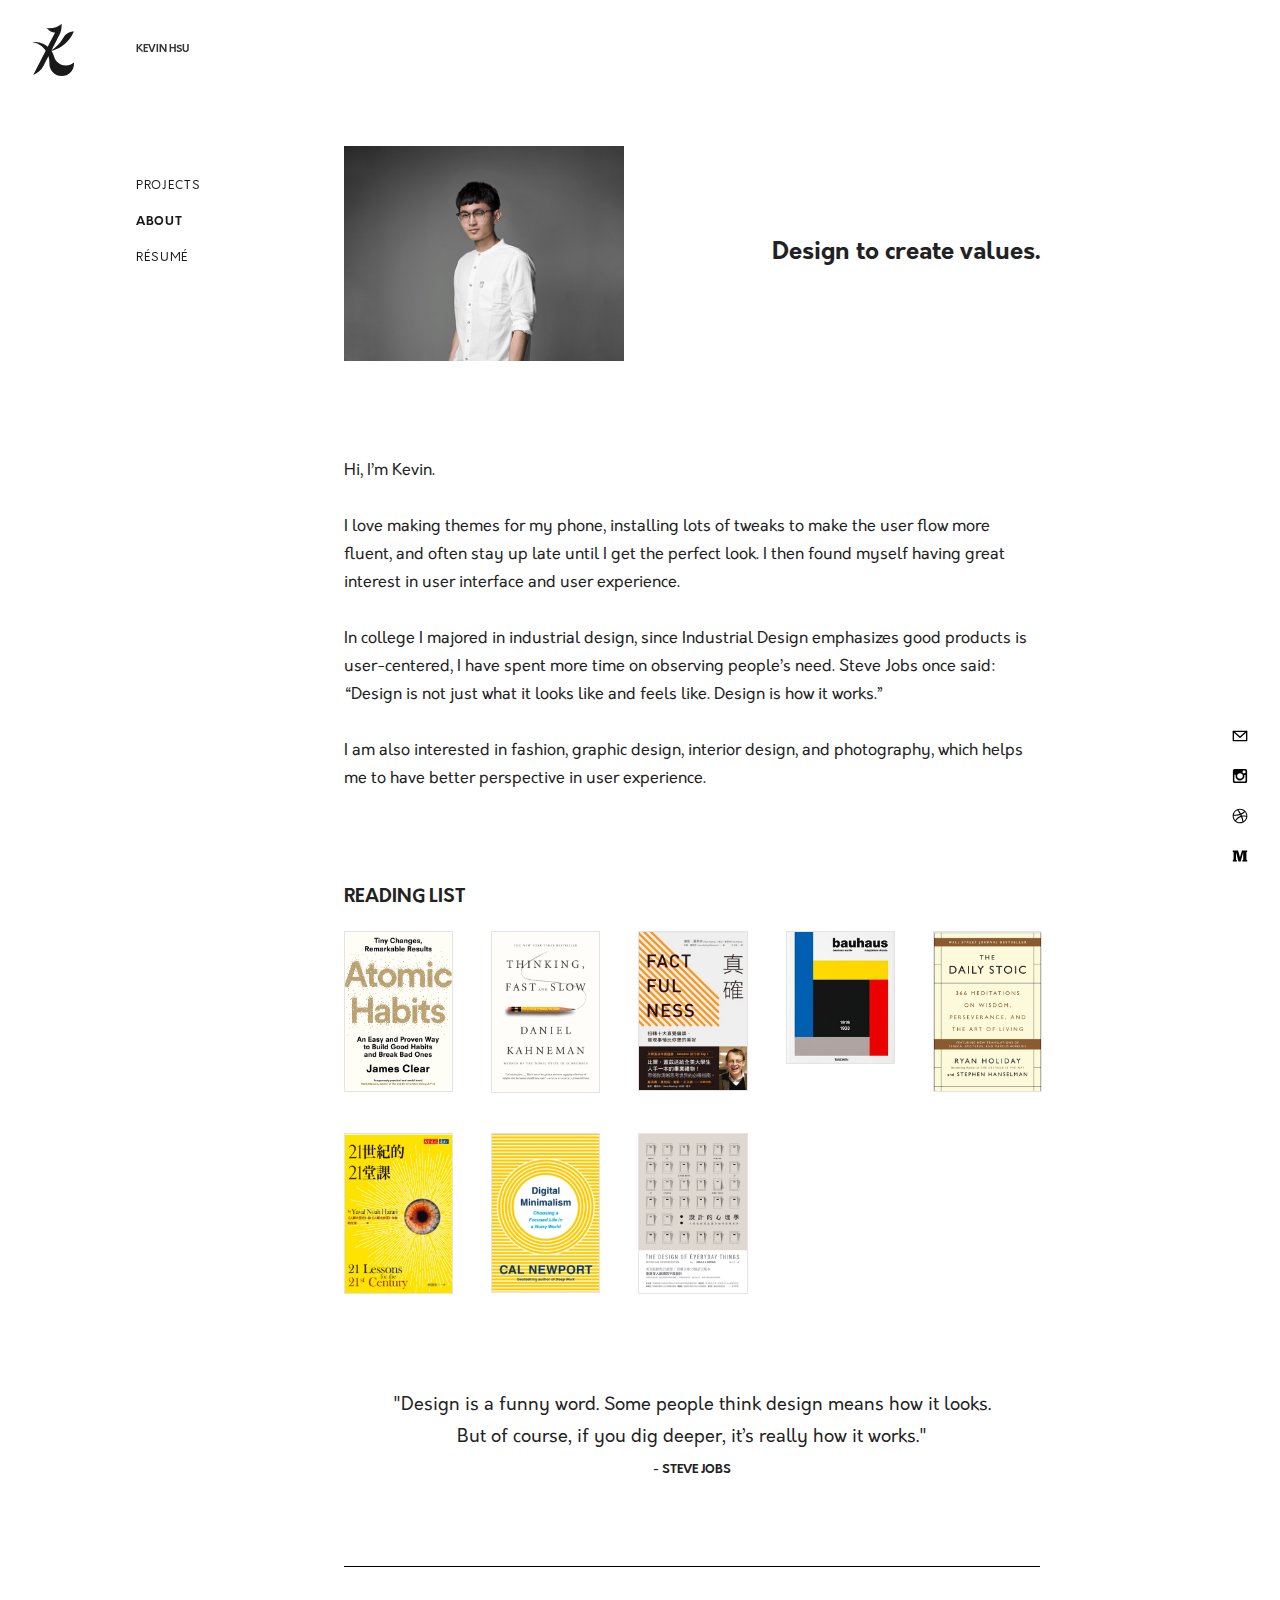
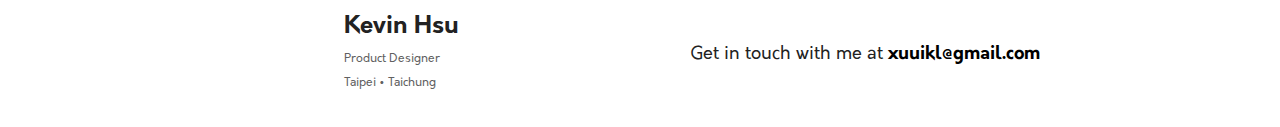
<file: About.html>
<!DOCTYPE html>
<html lang="en">
  <head>
    <meta charset="UTF-8" />
    <meta name="viewport" content="width=device-width, initial-scale=1.0" />
    <meta http-equiv="X-UA-Compatible" content="ie=edge" />
    <link rel="stylesheet" href="css/reset.css" />
    <link rel="stylesheet" href="css/about-style.css" />
    <link rel="stylesheet" href="Orkney Font/style.css" />

    <title>Kevin Hsu - Product Designer</title>
  </head>

  <body>
    <header class="banner">
      <a href="index.html" class="logo">
        <img src="imgs/Logo.svg" alt="" />
      </a>
      <div class="site-name">
        Kevin Hsu
      </div>
      <ul class="menu">
        <li><a href="index.html">projects</a></li>
        <li><a href="" class="is-active">about</a></li>
        <li><a href="Resume.html">résumé</a></li>
      </ul>
    </header>
    <div class="main">
      <section class="aboutme">
        <div class="intro">
          <div class="picture">
            <img src="imgs/portrait.png" alt="" />
          </div>
          <div class="content">
            <h2>Design to create values.</h2>
          </div>
          <div class="self-intro">
            <p>
              Hi, I’m Kevin.
              <br />
              <br />
              I love making themes for my phone, installing lots of tweaks to
              make the user flow more fluent, and often stay up late until I get
              the perfect look. I then found myself having great interest in
              user interface and user experience.
              <br />
              <br />
              In college I majored in industrial design, since Industrial Design
              emphasizes good products is user-centered, I have spent more time
              on observing people’s need. Steve Jobs once said: “Design is not
              just what it looks like and feels like. Design is how it works.”
              <br />
              <br />
              I am also interested in fashion, graphic design, interior design,
              and photography, which helps me to have better perspective in user
              experience.
            </p>
          </div>
        </div>

        <div class="books">
          <h3>Reading List</h3>
          <div class="picture">
            <img src="imgs/Book 1.png" alt="" />
            <img src="imgs/Book 2.png" alt="" />
            <img src="imgs/Book 3.png" alt="" />
            <img src="imgs/Book 4.png" alt="" />
            <img src="imgs/Book 5.png" alt="" />
            <img src="imgs/Book 6.png" alt="" />
            <img src="imgs/Book 7.png" alt="" />
            <img src="imgs/Book 8.png" alt="" />
          </div>
        </div>
        <div class="quote">
          <p>
            "Design is a funny word. Some people think design means how it
            looks. <br />
            But of course, if you dig deeper, it’s really how it works."
          </p>
          <p class="author">- Steve Jobs</p>
        </div>
      </section>
      <div id="divider" class="footer">
        <div class="info-rwd">
          <h3>Kevin Hsu</h3>
          <h5>
            Product Designer｜Taipei • Taichung
          </h5>
        </div>

        <div class="info-web">
          <h3>Kevin Hsu</h3>
          <h5>
            Product Designer <br />
            Taipei • Taichung
          </h5>
        </div>
        <div class="email">
          Get in touch with me at
          <a href="mailto:xuuikl@gmail.com">xuuikl@gmail.com</a>
        </div>
        <ul class="social-links">
          <li>
            <a href="mailto:xuuikl@gmail.com"
              ><img src="imgs/mail.svg" alt=""
            /></a>
          </li>
          <li>
            <a href="https://www.instagram.com/xuuikl/?hl=zh-tw"
              ><img src="imgs/instagram.svg" alt=""
            /></a>
          </li>
          <li>
            <a href="https://dribbble.com/xuuikl"
              ><img src="imgs/dribbble.svg" alt=""
            /></a>
          </li>
          <li>
            <a href="https://medium.com/@xuuikl"
              ><img src="imgs/medium.svg" alt=""
            /></a>
          </li>
        </ul>
      </div>
    </div>
  </body>
</html>
</file>
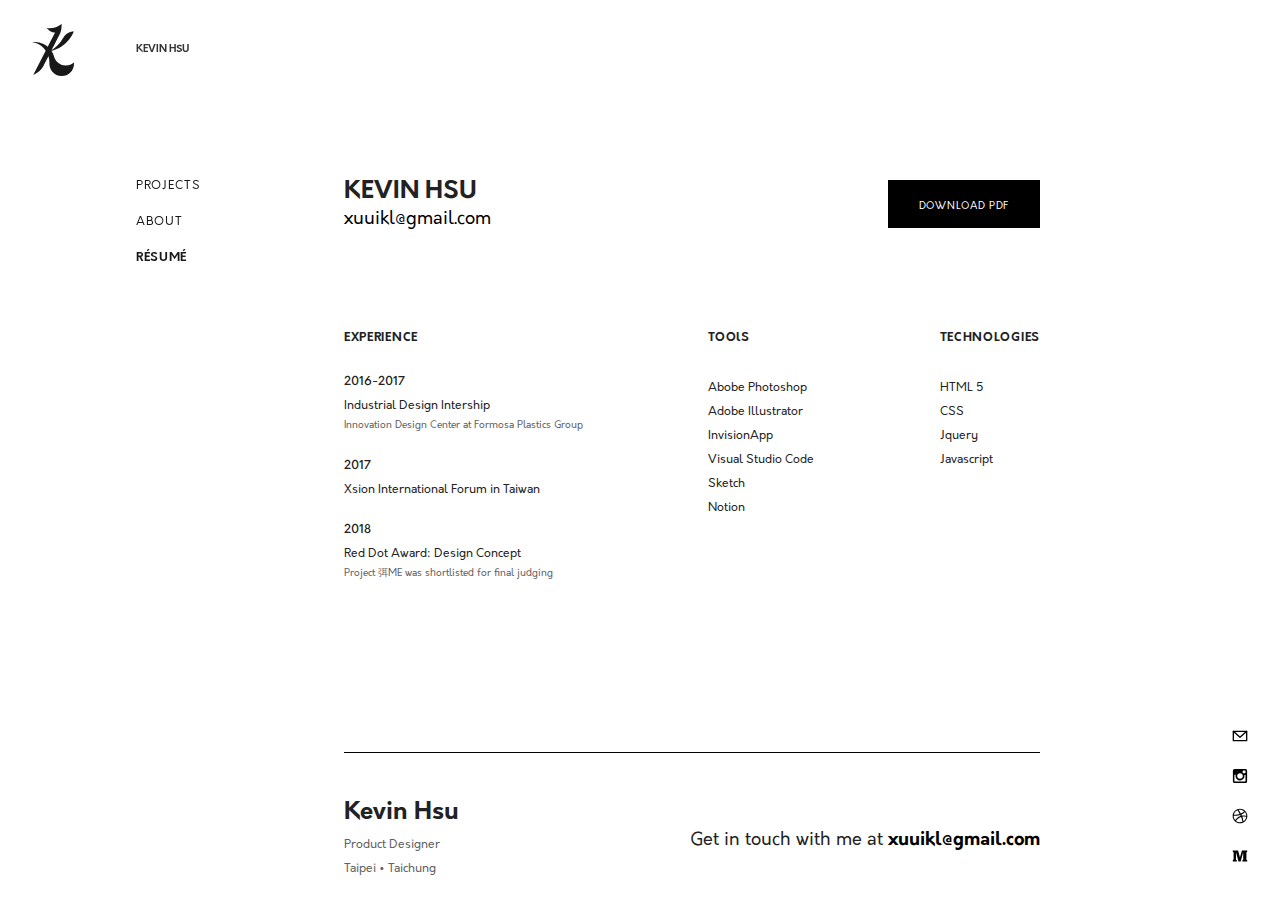
<file: Resume.html>
<!DOCTYPE html>
<html lang="en">

<head>
  <meta charset="UTF-8" />
  <meta name="viewport" content="width=device-width, initial-scale=1.0" />
  <meta http-equiv="X-UA-Compatible" content="ie=edge" />
  <link rel="stylesheet" href="css/reset.css" />
  <link rel="stylesheet" href="css/resume-style.css" />
  <link rel="stylesheet" href="Orkney Font/style.css" />

  <title>Kevin Hsu - Product Designer</title>
</head>

<body>
  <header class="banner">
    <a href="index.html" class="logo">
      <img src="imgs/Logo.svg" alt="" />
    </a>
    <div class="site-name">
      Kevin Hsu
    </div>
    <ul class="menu">
      <li><a href="index.html">projects</a></li>
      <li><a href="About.html">about</a></li>
      <li><a href="" class="is-active">résumé</a></li>
    </ul>
  </header>
  <div class="main">
    <section class="resume">
      <div class="title-bg">
        <p>
          <span class="myname">KEVIN HSU</span> <br />
          <span class="yimzor"><a href="mailto:xuuikl@gmail.com">xuuikl@gmail.com</a></span>
        </p>
        <a href="" class="btn">DOWNLOAD PDF</a>
      </div>
      <div class="skillset">
        <div class="experience">
          <div class="title-s">EXPERIENCE</div>
          <div class="content-s">
            <p>
              <div class="year">2016-2017</div>
              <span class="title-xs">Industrial Design Intership</span><br>
              <span class="subtitle">Innovation Design Center at Formosa Plastics Group</span><br>

              <div class="year">2017</div>
              <span class="title-xs">Xsion International Forum in Taiwan</span><br>

              <div class="year">2018</div>
              <span class="title-xs">Red Dot Award: Design Concept</span><br>
              <span class="subtitle">Project 弭ME was shortlisted for final judging</span>
            </p>
          </div>
        </div>
        <div class="tools">
          <div class="title-s">TOOlS</div>
          <div class="content-s">
            <p>
              <span>Abobe Photoshop</span><br>
              <span>Adobe Illustrator</span><br>
              <span>InvisionApp</span><br>
              <span>Visual Studio Code</span><br>
              <span>Sketch</span><br>
              <span>Notion</span><br>
            </p>
          </div>
        </div>
        <div class="tech">
          <div class="title-s">TECHNOLOGIES</div>
          <div class="content-s">
            <p>
              <span>HTML 5</span><br>
              <span>CSS</span><br>
              <span>Jquery</span><br>
              <span>Javascript</span><br>

            </p>
          </div>
        </div>
      </div>
    </section>
    <div id="divider" class="footer">
      <div class="info-rwd">
        <h3>Kevin Hsu</h3>
        <h5>
          Product Designer｜Taipei • Taichung
        </h5>
      </div>

      <div class="info-web">
        <h3>Kevin Hsu</h3>
        <h5>
          Product Designer <br />
          Taipei • Taichung
        </h5>
      </div>
      <div class="email">
        Get in touch with me at
        <a href="mailto:xuuikl@gmail.com">xuuikl@gmail.com</a>
      </div>
      <ul class="social-links">
        <li>
          <a href="mailto:xuuikl@gmail.com"
            ><img src="imgs/mail.svg" alt=""
          /></a>
        </li>
        <li>
          <a href="https://www.instagram.com/xuuikl/?hl=zh-tw"
            ><img src="imgs/instagram.svg" alt=""
          /></a>
        </li>
        <li>
          <a href="https://dribbble.com/xuuikl"
            ><img src="imgs/dribbble.svg" alt=""
          /></a>
        </li>
        <li>
          <a href="https://medium.com/@xuuikl"
            ><img src="imgs/medium.svg" alt=""
          /></a>
        </li>
      </ul>
    </div>
  </div>
</body>

</html>
</file>
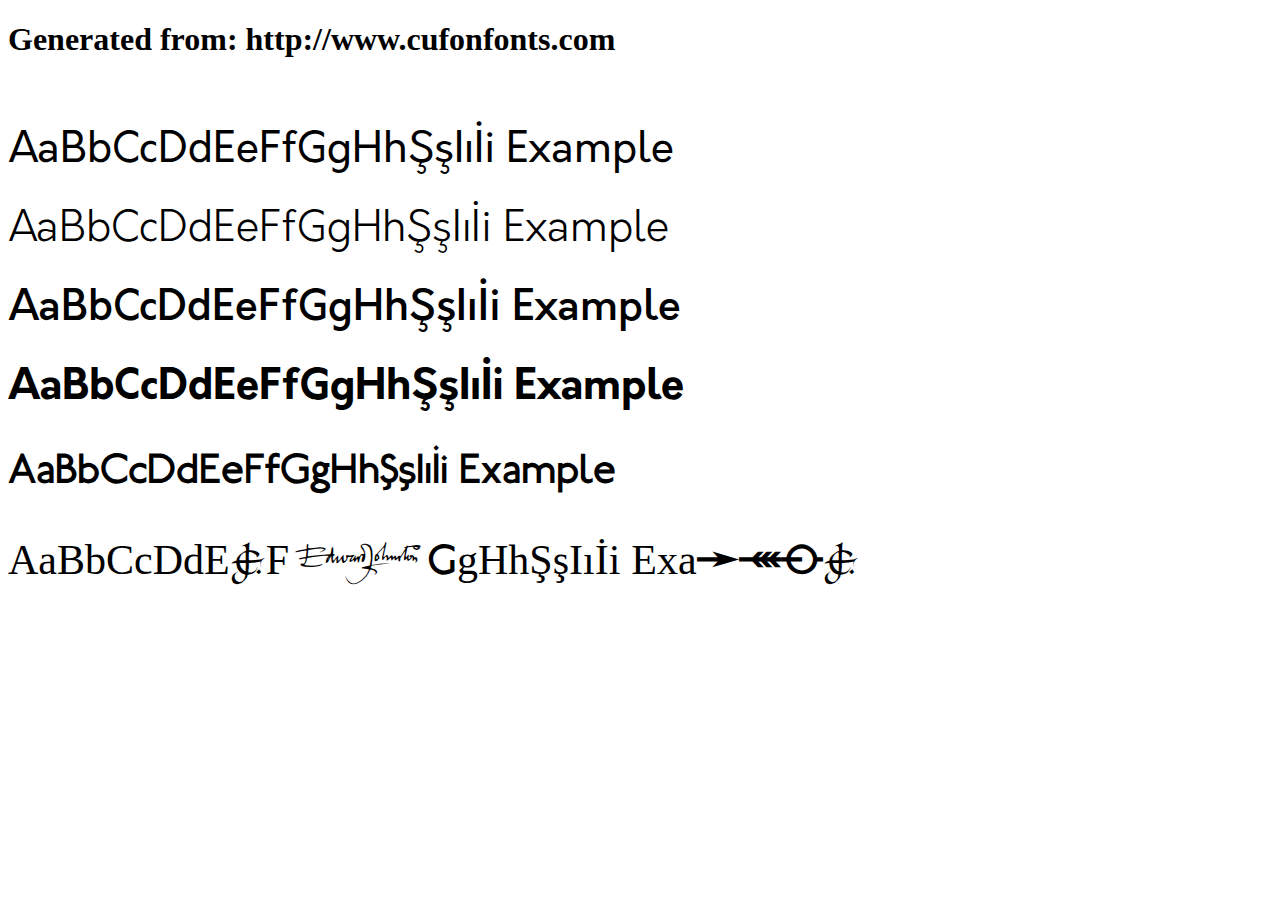
<file: Orkney Font/example.html>
<!DOCTYPE html>
<html xmlns="http://www.w3.org/1999/xhtml">
<head>
    <meta http-equiv="Content-Type" content="text/html; charset=utf-8"/>
    <link rel="stylesheet" type="text/css"
          href="style.css"/>
</head>

<body>

<h1>Generated from: http://www.cufonfonts.com</h1><br/>
<h1 style="font-family:'Orkney Regular';font-weight:normal;font-size:42px">AaBbCcDdEeFfGgHhŞşIıİi Example</h1>
<h1 style="font-family:'Orkney Light';font-weight:normal;font-size:42px">AaBbCcDdEeFfGgHhŞşIıİi Example</h1>
<h1 style="font-family:'Orkney Medium';font-weight:normal;font-size:42px">AaBbCcDdEeFfGgHhŞşIıİi Example</h1>
<h1 style="font-family:'Orkney Bold';font-weight:normal;font-size:42px">AaBbCcDdEeFfGgHhŞşIıİi Example</h1>
<h1 style="font-family:'Railway Regular';font-weight:normal;font-size:42px">AaBbCcDdEeFfGgHhŞşIıİi Example</h1>
<h1 style="font-family:'Railway RegularAlternate';font-weight:normal;font-size:42px">AaBbCcDdEeFfGgHhŞşIıİi Example</h1>


</body>
</html>
</file>
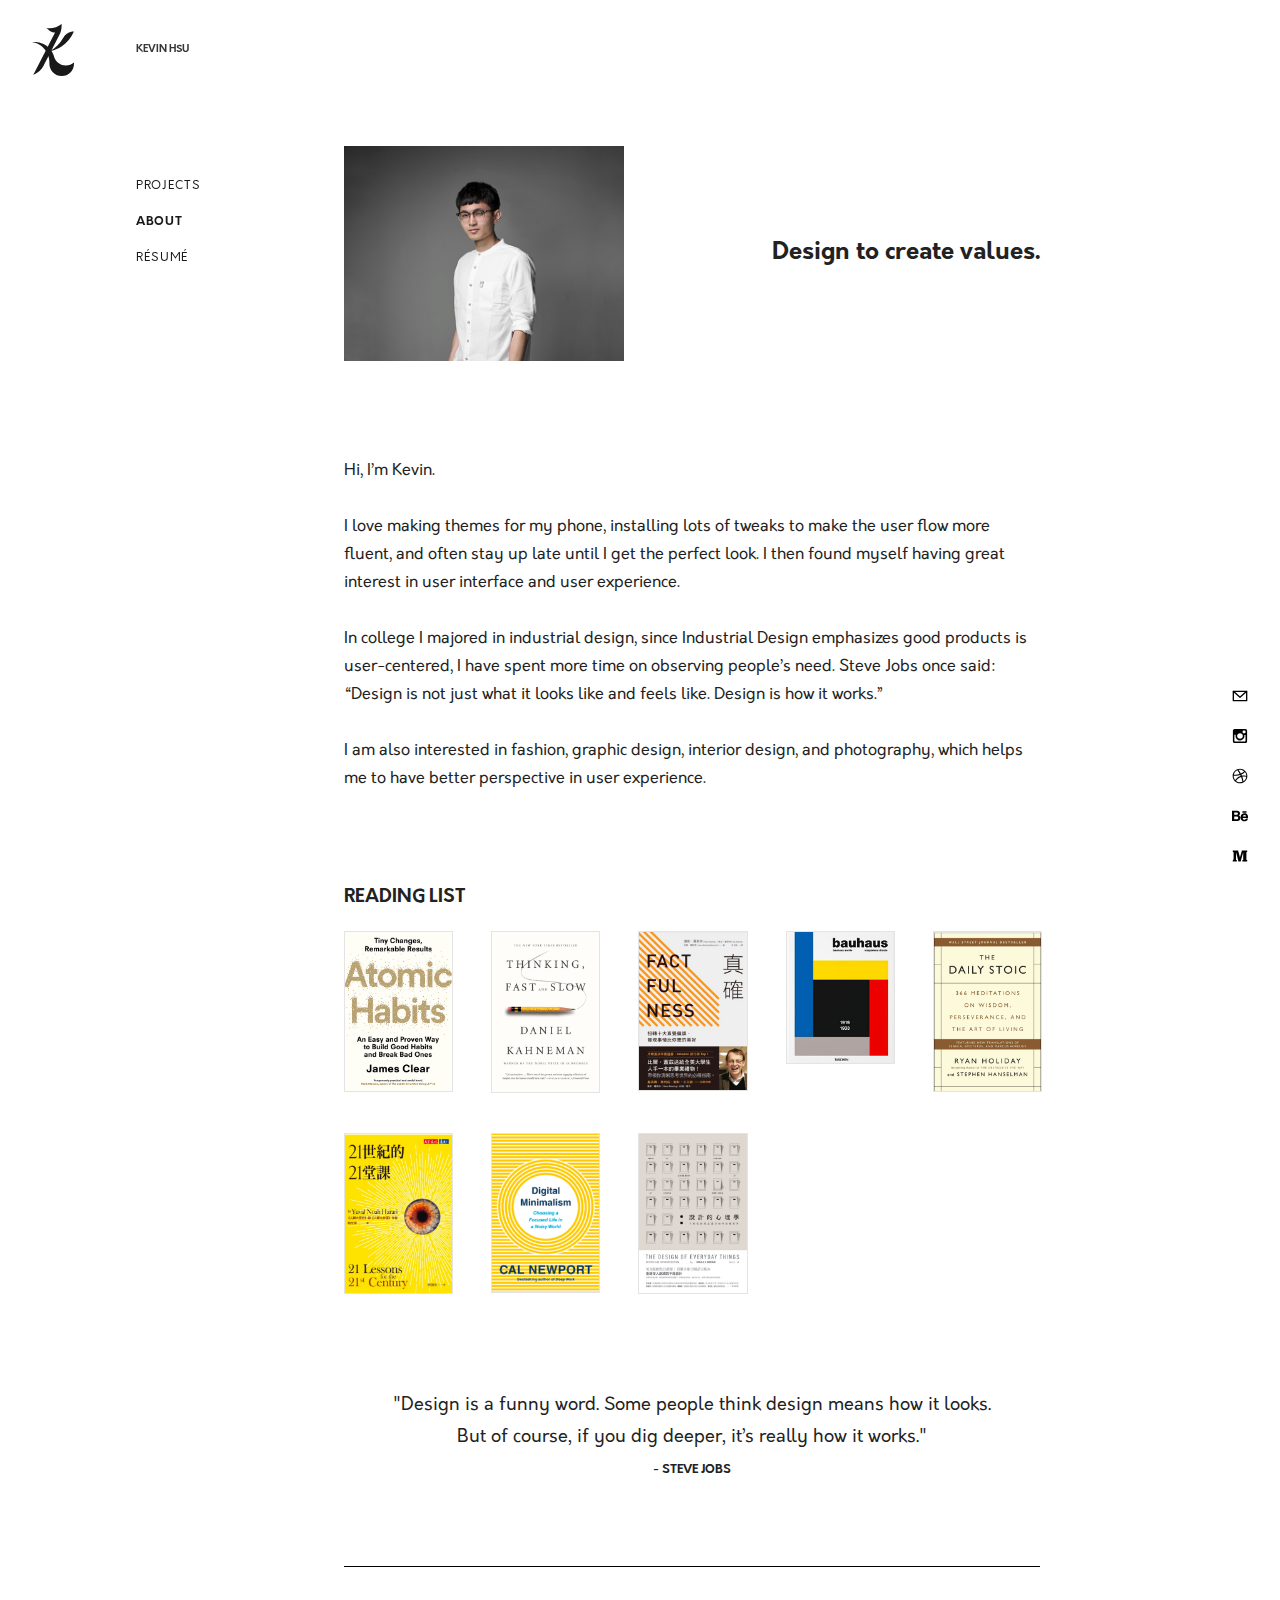
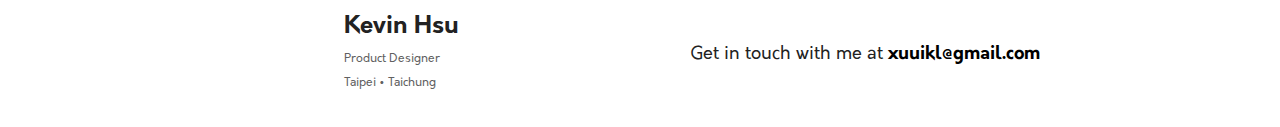
<file: Web/02_About.html>
<!DOCTYPE html>
<html lang="en">
  <head>
    <meta charset="UTF-8" />
    <meta name="viewport" content="width=device-width, initial-scale=1.0" />
    <meta http-equiv="X-UA-Compatible" content="ie=edge" />
    <link rel="stylesheet" href="css/reset.css" />
    <link rel="stylesheet" href="css/about-style.css" />
    <link rel="stylesheet" href="Orkney Font/style.css" />

    <title>Kevin Hsu - Product Designer</title>
  </head>

  <body>
    <header class="banner">
      <a href="index.html" class="logo">
        <img src="imgs/Logo.svg" alt="" />
      </a>
      <div class="site-name">
        Kevin Hsu
      </div>
      <ul class="menu">
        <li><a href="index.html">projects</a></li>
        <li><a href="" class="is-active">about</a></li>
        <li><a href="03_Resume.html">résumé</a></li>
      </ul>
    </header>
    <div class="main">
      <section class="aboutme">
        <div class="intro">
          <div class="picture">
            <img src="imgs/portrait.png" alt="" />
          </div>
          <div class="content">
            <h2>Design to create values.</h2>
          </div>
          <div class="self-intro">
            <p>
              Hi, I’m Kevin.
              <br />
              <br />
              I love making themes for my phone, installing lots of tweaks to
              make the user flow more fluent, and often stay up late until I get
              the perfect look. I then found myself having great interest in
              user interface and user experience.
              <br />
              <br />
              In college I majored in industrial design, since Industrial Design
              emphasizes good products is user-centered, I have spent more time
              on observing people’s need. Steve Jobs once said: “Design is not
              just what it looks like and feels like. Design is how it works.”
              <br />
              <br />
              I am also interested in fashion, graphic design, interior design,
              and photography, which helps me to have better perspective in user
              experience.
            </p>
          </div>
        </div>

        <div class="books">
          <h3>Reading List</h3>
          <div class="picture">
            <img src="imgs/Book 1.png" alt="" />
            <img src="imgs/Book 2.png" alt="" />
            <img src="imgs/Book 3.png" alt="" />
            <img src="imgs/Book 4.png" alt="" />
            <img src="imgs/Book 5.png" alt="" />
            <img src="imgs/Book 6.png" alt="" />
            <img src="imgs/Book 7.png" alt="" />
            <img src="imgs/Book 8.png" alt="" />
          </div>
        </div>
        <div class="quote">
          <p>
            "Design is a funny word. Some people think design means how it
            looks. <br />
            But of course, if you dig deeper, it’s really how it works."
          </p>
          <p class="author">- Steve Jobs</p>
        </div>
      </section>
      <div id="divider" class="footer">
        <div class="info-rwd">
          <h3>Kevin Hsu</h3>
          <h5>
            Product Designer｜Taipei • Taichung
          </h5>
        </div>

        <div class="info-web">
          <h3>Kevin Hsu</h3>
          <h5>
            Product Designer <br />
            Taipei • Taichung
          </h5>
        </div>
        <div class="email">
          Get in touch with me at
          <a href="mailto:xuuikl@gmail.com">xuuikl@gmail.com</a>
        </div>
        <ul class="social-links">
          <li>
            <a href="mailto:xuuikl@gmail.com"
              ><img src="imgs/mail.svg" alt=""
            /></a>
          </li>
          <li>
            <a href="https://www.instagram.com/xuuikl/?hl=zh-tw"
              ><img src="imgs/instagram.svg" alt=""
            /></a>
          </li>
          <li>
            <a href="https://dribbble.com/xuuikl"
              ><img src="imgs/dribbble.svg" alt=""
            /></a>
          </li>
          <li>
            <a href="https://www.behance.net/KevinHsu"
              ><img src="imgs/behance.svg" alt=""
            /></a>
          </li>
          <li>
            <a href="https://medium.com/@xuuikl"
              ><img src="imgs/medium.svg" alt=""
            /></a>
          </li>
        </ul>
      </div>
    </div>
  </body>
</html>
</file>
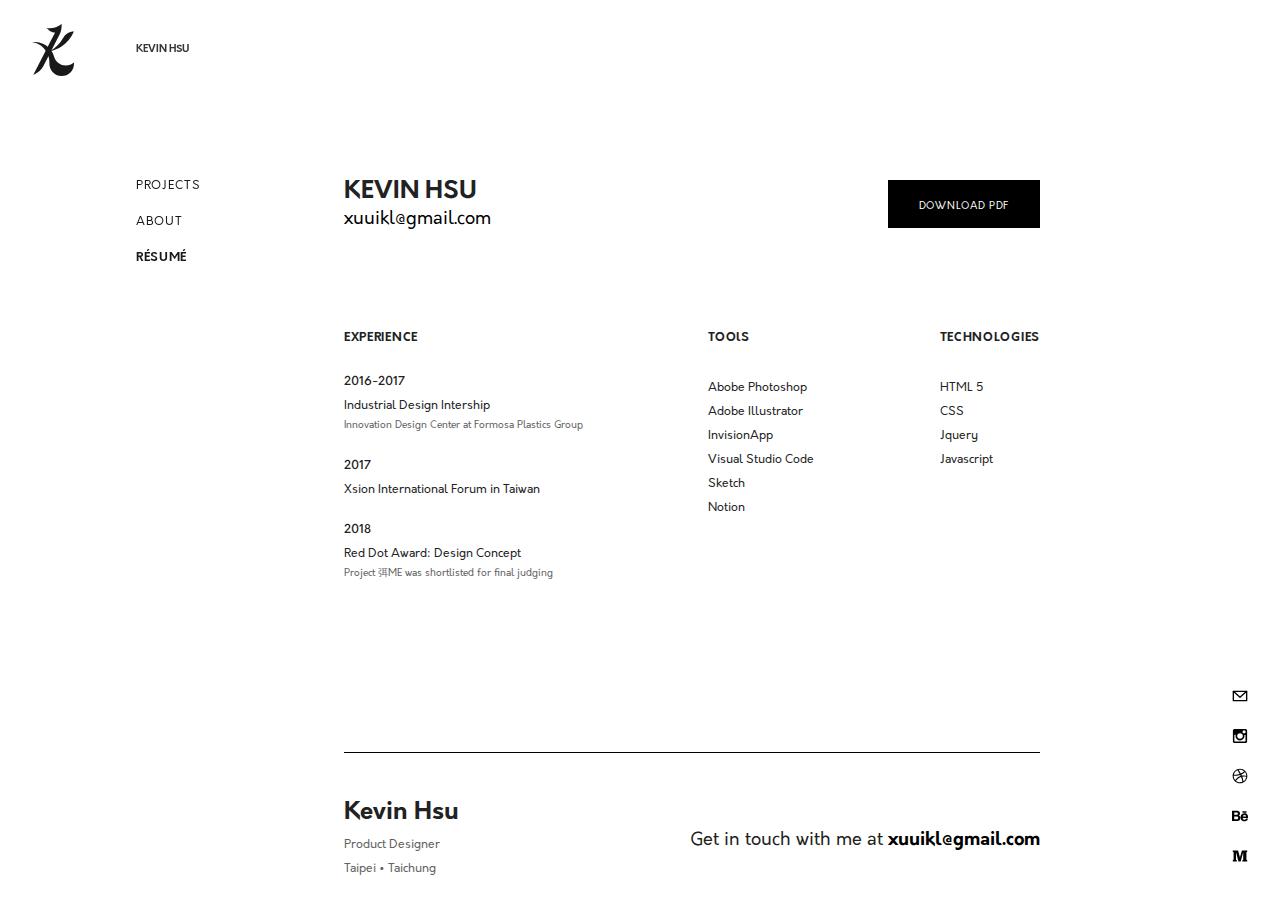
<file: Web/03_Resume.html>
<!DOCTYPE html>
<html lang="en">

<head>
  <meta charset="UTF-8" />
  <meta name="viewport" content="width=device-width, initial-scale=1.0" />
  <meta http-equiv="X-UA-Compatible" content="ie=edge" />
  <link rel="stylesheet" href="css/reset.css" />
  <link rel="stylesheet" href="css/resume-style.css" />
  <link rel="stylesheet" href="Orkney Font/style.css" />

  <title>Kevin Hsu - Product Designer</title>
</head>

<body>
  <header class="banner">
    <a href="index.html" class="logo">
      <img src="imgs/Logo.svg" alt="" />
    </a>
    <div class="site-name">
      Kevin Hsu
    </div>
    <ul class="menu">
      <li><a href="index.html">projects</a></li>
      <li><a href="02_About.html">about</a></li>
      <li><a href="" class="is-active">résumé</a></li>
    </ul>
  </header>
  <div class="main">
    <section class="resume">
      <div class="title-bg">
        <p>
          <span class="myname">KEVIN HSU</span> <br />
          <span class="yimzor"><a href="mailto:xuuikl@gmail.com">xuuikl@gmail.com</a></span>
        </p>
        <a href="" class="btn">DOWNLOAD PDF</a>
      </div>
      <div class="skillset">
        <div class="experience">
          <div class="title-s">EXPERIENCE</div>
          <div class="content-s">
            <p>
              <div class="year">2016-2017</div>
              <span class="title-xs">Industrial Design Intership</span><br>
              <span class="subtitle">Innovation Design Center at Formosa Plastics Group</span><br>

              <div class="year">2017</div>
              <span class="title-xs">Xsion International Forum in Taiwan</span><br>

              <div class="year">2018</div>
              <span class="title-xs">Red Dot Award: Design Concept</span><br>
              <span class="subtitle">Project 弭ME was shortlisted for final judging</span>
            </p>
          </div>
        </div>
        <div class="tools">
          <div class="title-s">TOOlS</div>
          <div class="content-s">
            <p>
              <span>Abobe Photoshop</span><br>
              <span>Adobe Illustrator</span><br>
              <span>InvisionApp</span><br>
              <span>Visual Studio Code</span><br>
              <span>Sketch</span><br>
              <span>Notion</span><br>
            </p>
          </div>
        </div>
        <div class="tech">
          <div class="title-s">TECHNOLOGIES</div>
          <div class="content-s">
            <p>
              <span>HTML 5</span><br>
              <span>CSS</span><br>
              <span>Jquery</span><br>
              <span>Javascript</span><br>

            </p>
          </div>
        </div>
      </div>
    </section>
    <div id="divider" class="footer">
      <div class="info-rwd">
        <h3>Kevin Hsu</h3>
        <h5>
          Product Designer｜Taipei • Taichung
        </h5>
      </div>

      <div class="info-web">
        <h3>Kevin Hsu</h3>
        <h5>
          Product Designer <br />
          Taipei • Taichung
        </h5>
      </div>
      <div class="email">
        Get in touch with me at
        <a href="mailto:xuuikl@gmail.com">xuuikl@gmail.com</a>
      </div>
      <ul class="social-links">
        <li>
          <a href="mailto:xuuikl@gmail.com"
            ><img src="imgs/mail.svg" alt=""
          /></a>
        </li>
        <li>
          <a href="https://www.instagram.com/xuuikl/?hl=zh-tw"
            ><img src="imgs/instagram.svg" alt=""
          /></a>
        </li>
        <li>
          <a href="https://dribbble.com/xuuikl"
            ><img src="imgs/dribbble.svg" alt=""
          /></a>
        </li>
        <li>
          <a href="https://www.behance.net/KevinHsu"
            ><img src="imgs/behance.svg" alt=""
          /></a>
        </li>
        <li>
          <a href="https://medium.com/@xuuikl"
            ><img src="imgs/medium.svg" alt=""
          /></a>
        </li>
      </ul>
    </div>
  </div>
</body>

</html>
</file>
<file: css/about-style.css>
body {
  font-family: "Orkney Regular";
  font-size: 12px;
}

a {
  text-decoration: none;
  color: black;
}

.info-rwd {
  display: none;
}

/*  */

/* REGIONS: GRID */

/*  */
header,
.grid-container,
.main {
  display: grid;
  height: 100%;
  grid-template-columns: repeat(12, 1fr);
  grid-column-gap: 32px;
  padding: 24px 32px;
  align-content: start;
}

/*  */

/* REGIONS: HEADER */

/*  */
header {
  height: 48px;
  position: sticky;
  top: 0;
  z-index: 100;
  background: white;
  opacity: 0.9;
}
.logo {
  grid-column: 1 / span 1;
  width: 42px;
}

.site-name {
  font-size: 10px;
  font-family: "Orkney Bold";
  line-height: 51px;
  grid-column: 2 / 3;
  text-transform: uppercase;
}

.menu {
  grid-column: 2 / span 1;
  grid-row: 2;
  margin-top: 80px;
  padding: 0px;
}

.menu li {
  margin-top: 24px;
}

.menu a {
  text-decoration: none;
  text-transform: uppercase;
  color: black;
  letter-spacing: 0.7px;
}

header > ul.menu li a.is-active {
  font-family: "Orkney Bold";
}

/*  */

/* REGIONS: MAIN */

/*  */
.main {
  margin-top: 26px;
  position: relative;
}

section.aboutme {
  display: grid;
  grid-column: 4 / span 7;
  grid-template-columns: repeat(7, 1fr);
  grid-column-gap: 32px;
}

.intro {
  display: grid;
  grid-gap: 32px;
  grid-column: 1 / span 7;
  grid-template-columns: repeat(7, 1fr);
}

.intro > .picture img {
  width: 100%;
  height: auto;
  display: block;
  box-shadow: 0 0 0px rgba(0, 0, 0, 0);
  transition-duration: 0.3s;
}

.picture {
  grid-column: 1 / span 3;
}

.content {
  grid-column: 5 / span 3;
  align-self: center;
  font-family: "Orkney Bold";
  font-size: 24px;
  text-align: right;
}

.self-intro {
  margin-top: 64px;
  grid-column: 1 / span 7;
  line-height: 28px;
  font-size: 16px;
}

/* READING LIST */

.books {
  margin-top: 96px;
  grid-column: 1 / span 7;
}

.books h3 {
  grid-column: 1 / span 2;
  font-size: 18px;
  font-family: "Orkney Bold";
  text-transform: uppercase;
  padding-bottom: 24px;
}

.books > .picture {
  display: grid;
  grid-template-columns: repeat(5, 1fr);
  grid-gap: 40px;
}

.books > .picture img {
  width: 100%;
  display: block;
  border: 1px solid #e4e4e4;
  border-radius: 0px;
  box-shadow: 0 0 0px rgba(0, 0, 0, 0);
  transition-duration: 0.3s;
}

.books > .picture img:hover {
  box-shadow: 0 16px 96px rgba(0, 0, 0, 0.25);
  transform: scale(1.1);
  border: none;
}

.intro > .picture img:hover {
  box-shadow: 0 16px 96px rgba(0, 0, 0, 0.25);
  transform: scale(1.1);
}

.quote {
  margin-top: 96px;
  grid-column: 1 / span 7;
  font-size: 18px;
  line-height: 32px;
  text-align: center;
}

.author {
  text-transform: uppercase;
  font-size: 12px;
  font-family: "Orkney Bold";
}

/*  */
/* FOOTER */
/*  */

#divider {
  margin-top: 80px;
  margin-bottom: 8px;
  padding-top: 48px;
  grid-column: 4 / span 7;
  border-top: 1px solid #000000;
  display: flex;
  justify-content: space-between;
}

.footer h3 {
  font-size: 24px;
  font-family: "Orkney Bold";
  padding-bottom: 8px;
}

.footer h5 {
  color: #616161;
  line-height: 24px;
}

.email {
  grid-column: 8 / span 3;
  font-size: 18px;
  align-self: center;
  text-align: right;
}

.email a {
  font-family: "Orkney Bold";
}

.social-links {
  display: block;
  position: fixed;
  bottom: 24px;
  right: 32px;
}

.social-links img {
  display: block;
  width: 16px;
  padding: 12px 0;
}

/*  */

/* TABLET */

/*  */

@media only screen and (max-width: 1024px) and (min-width: 600px) {
  /* GRID:TABLET */

  header,
  .main {
    display: grid;
    height: 100%;
    grid-template-columns: repeat(8, 1fr);
    grid-column-gap: 32px;
    padding: 24px 32px;
  }

  /* HEADER:TABLET */

  header .site-name {
    grid-column: 2 / span 2;
  }

  header > ul.menu {
    position: fixed;
    bottom: 0;
    left: 0;
    right: 0;
    height: 64px;
    line-height: 64px;
    display: flex;
    justify-content: space-evenly;
    box-shadow: 0 8px 32px rgba(0, 0, 0, 0.12);
    margin: 0;
    background: #fff;
    opacity: 0.9;
    z-index: 100;
  }

  header ul.menu li a {
    position: relative;
    color: transparent;
    opacity: 1;
    height: 24px;
    line-height: 64px;
    display: block;
    width: 100%;
    margin: 0;
  }

  header ul.menu li {
    position: relative;
    height: 64px;
    width: 33.333%;
  }

  header ul.menu li:nth-of-type(3) a {
    background: url("../imgs/resume_inactive.svg") center center no-repeat;
    background-size: 24px 24px;
  }

  header ul.menu li:nth-of-type(2) a.is-active {
    background: url("../imgs/about_active.svg") center center no-repeat;
    background-size: 24px 24px;
  }

  header ul.menu li:nth-of-type(1) a {
    background: url("../imgs/project_inactive.svg") center center no-repeat;
    background-size: 24px 24px;
  }

  /* MAIN:TABLET */

  section.aboutme {
    grid-column: 2 / span 6;
    grid-template-columns: repeat(6, 1fr);
  }

  .intro {
    grid-column: 1 / span 6;
    grid-template-columns: repeat(6, 1fr);
  }

  .content {
    grid-column: 4 / span 3;
    align-self: center;
    font-family: "Orkney Bold";
    font-size: 18px;
    text-align: right;
  }

  .self-intro {
    margin-top: 48px;
    grid-column: 1 / span 6;
    line-height: 28px;
    font-size: 16px;
  }

  /* READING LIST:TABLET */

  .books {
    margin-top: 96px;
    grid-column: 1 / span 6;
  }

  .books h3 {
    grid-column: 1 / span 2;
    font-size: 18px;
    font-family: "Orkney Bold";
    text-transform: uppercase;
    padding-bottom: 24px;
  }

  .books > .picture {
    display: grid;
    grid-template-columns: repeat(5, 1fr);
    grid-gap: 40px;
  }

  .quote {
    margin-top: 96px;
    grid-column: 1 / span 6;
    font-size: 18px;
    line-height: 32px;
    text-align: center;
  }

  /* FOOTER:TABLET */

  #divider {
    margin-top: 80px;
    margin-bottom: 8px;
    padding-top: 48px;
    padding-bottom: 80px;
    grid-column: 2 / span 6;
    border-top: 1px solid #000000;
    display: flex;
    justify-content: space-between;
  }

  .footer .info-web {
    display: none;
  }

  .info-rwd {
    display: unset;
    grid-column: 1 / span 4;
  }

  .email {
    display: none;
  }

  .social-links {
    position: relative;
    display: flex;
    right: 0;
    top: 0;
  }

  .social-links li {
    margin-left: 16px;
    align-self: center;
  }
  .social-links li:nth-child(1) {
    margin-left: 0;
  }
}

/*  */

/* MOBILE */

/*  */

@media only screen and (max-width: 599px) and (min-width: 320px) {
  /* GRID:MOBILE */

  header,
  .main {
    display: grid;
    height: 100%;
    grid-template-columns: repeat(8, 1fr);
    grid-column-gap: 32px;
    padding: 24px 32px;
  }

  /* HEADER:MOBILE */

  header .site-name {
    display: none;
  }

  header > ul.menu {
    position: fixed;
    bottom: 0;
    left: 0;
    right: 0;
    height: 64px;
    line-height: 64px;
    display: flex;
    justify-content: space-evenly;
    box-shadow: 0 8px 32px rgba(0, 0, 0, 0.12);
    margin: 0;
    background: #fff;
    opacity: 0.9;
    z-index: 100;
  }

  header ul.menu li a {
    position: relative;
    color: transparent;
    opacity: 1;
    height: 24px;
    line-height: 64px;
    display: block;
    width: 100%;
    margin: 0;
  }

  header ul.menu li {
    position: relative;
    height: 64px;
    width: 33.333%;
  }

  header ul.menu li:nth-of-type(3) a {
    background: url("../imgs/resume_inactive.svg") center center no-repeat;
    background-size: 24px 24px;
  }

  header ul.menu li:nth-of-type(2) a.is-active {
    background: url("../imgs/about_active.svg") center center no-repeat;
    background-size: 24px 24px;
  }

  header ul.menu li:nth-of-type(1) a {
    background: url("../imgs/project_inactive.svg") center center no-repeat;
    background-size: 24px 24px;
  }

  /* MAIN:MOBILE */

  section.aboutme {
    grid-column: span 8;
    grid-template-columns: repeat(8, 1fr);
  }

  .intro {
    grid-column: 1 / span 8;
    grid-template-columns: repeat(8, 1fr);
  }

  .content {
    grid-column: 5 / span 4;
    align-self: center;
    font-family: "Orkney Bold";
    font-size: 18px;
    text-align: right;
  }

  .self-intro {
    margin-top: 48px;
    grid-column: 1 / span 8;
    line-height: 28px;
    font-size: 16px;
  }

  .picture {
    grid-column: 1 / span 4;
  }

  /* READING LIST:MOBILE */

  .books {
    margin-top: 64px;
    grid-column: 1 / span 8;
  }

  .books h3 {
    grid-column: 1 / span 2;
    font-size: 18px;
    font-family: "Orkney Bold";
    text-transform: uppercase;
    padding-bottom: 24px;
  }

  .books > .picture {
    display: grid;
    grid-template-columns: repeat(4, 1fr);
    grid-gap: 24px;
  }

  .quote {
    margin-top: 80px;
    grid-column: 1 / span 8;
    font-size: 16px;
    line-height: 24px;
    text-align: center;
  }

  /* FOOTER:MOBILE */

  #divider {
    margin-top: 80px;
    margin-bottom: 8px;
    padding-top: 48px;
    padding-bottom: 80px;
    grid-column: span 8;
    border-top: 1px solid #000000;
    display: flex;
    justify-content: space-between;
  }

  .footer .info-web {
    display: none;
  }

  .footer h3 {
    font-size: 18px;
    padding-bottom: 4px;
  }

  .footer h5 {
    font-size: 10px;
  }

  .info-rwd {
    display: unset;
    grid-column: 1 / span 4;
  }

  .email {
    display: none;
  }

  .social-links {
    position: relative;
    display: flex;
    right: 0;
    top: 0;
  }

  .social-links li {
    margin-left: 16px;
    align-self: center;
  }
  .social-links li:nth-child(1) {
    margin-left: 0;
  }
}
</file>
<file: Orkney Font/style.css>
/* #### Generated By: http://www.cufonfonts.com #### */

@font-face {
font-family: 'Orkney Regular';
font-style: normal;
font-weight: normal;
src: local('Orkney Regular'), url('orkney-regular.woff') format('woff');
}


@font-face {
font-family: 'Orkney Light';
font-style: normal;
font-weight: normal;
src: local('Orkney Light'), url('orkney-light.woff') format('woff');
}


@font-face {
font-family: 'Orkney Medium';
font-style: normal;
font-weight: normal;
src: local('Orkney Medium'), url('orkney-medium.woff') format('woff');
}


@font-face {
font-family: 'Orkney Bold';
font-style: normal;
font-weight: normal;
src: local('Orkney Bold'), url('orkney-bold.woff') format('woff');
}


@font-face {
font-family: 'Railway Regular';
font-style: normal;
font-weight: normal;
src: local('Railway Regular'), url('Railway.woff') format('woff');
}


@font-face {
font-family: 'Railway RegularAlternate';
font-style: normal;
font-weight: normal;
src: local('Railway RegularAlternate'), url('RailwayAlternate.woff') format('woff');
}
</file>
<file: css/resume-style.css>
body {
  font-family: "Orkney Regular";
  font-size: 12px;
}

a {
  text-decoration: none;
  color: black;
}

.info-rwd {
  display: none;
}

/*  */

/* REGIONS: GRID */

/*  */
header,
.grid-container,
.main {
  display: grid;
  height: 100%;
  grid-template-columns: repeat(12, 1fr);
  grid-column-gap: 32px;
  padding: 24px 32px;
  align-content: start;
}

/*  */

/* REGIONS: HEADER */

/*  */
header {
  height: 48px;
  position: sticky;
  top: 0;
  z-index: 100;
  background: white;
  opacity: 0.9;
}
.logo {
  grid-column: 1 / span 1;
  width: 42px;
}

.site-name {
  font-size: 10px;
  font-family: "Orkney Bold";
  line-height: 51px;
  grid-column: 2 / 3;
  text-transform: uppercase;
}

.menu {
  grid-column: 2 / span 1;
  grid-row: 2;
  margin-top: 80px;
  padding: 0px;
}

.menu li {
  margin-top: 24px;
}

.menu a {
  text-decoration: none;
  text-transform: uppercase;
  color: black;
  letter-spacing: 0.7px;
}

header > ul.menu li a.is-active {
  font-family: "Orkney Bold";
}

/* REGIONS: MAIN */

/*  */
.main {
  margin-top: 28px;
  position: relative;
}

.resume {
  /* display: grid; */
  grid-column: 4 / span 7;
  /* grid-template-columns: repeat(8, 1fr);
  grid-column-gap: 24px; */
}

.title-bg {
  margin-top: 32px;
  /* display: grid; */
  grid-column: 4 / span 7;
  grid-gap: 24px;
  display: flex;
  justify-content: space-between;
}

.title-bg .myname {
  font-size: 24px;
  font-family: "Orkney Bold";
}

.yimzor {
  line-height: 32px;
  font-size: 18px;
}

.btn {
  width: 152px;
  height: 48px;
  font-size: 10px;
  line-height: 48px;
  grid-column: 7 / span 2;
  letter-spacing: 0.7px;
  padding: 2px 0 24px 0;
  border: 1px solid transparent;
  background-color: #000000;
  color: white;
  text-align: center;
  cursor: pointer;
  display: inline-block;
  box-sizing: border-box;
  transition: all 0.5s;
  position: relative;
  overflow: hidden;
}

.btn:hover {
  border: 1px solid black;
  color: black;
  background: none;
}

.skillset {
  margin-top: 96px;
  margin-bottom: 88px;
  display: grid;
}

.experience {
  grid-column: 1 / span 2;
}

.title-s {
  font-family: "Orkney Bold";
  letter-spacing: 0.7px;
  margin-bottom: 32px;
}

.year {
  margin: 24px 0 8px 0;
  font-family: "Orkney Medium";
}

.content-s span {
  line-height: 20px;
}

.subtitle {
  font-size: 10px;
  color: #616161;
}

.tools {
  grid-column: 3 / span 2;
  justify-self: center;
}

.tech {
  grid-column: 5 / span 2;
  justify-self: end;
}

.tools p,
.tech p {
  line-height: 24px;
}

/*  */
/* FOOTER */
/*  */

#divider {
  margin-top: 80px;
  margin-bottom: 8px;
  padding-top: 48px;
  grid-column: 4 / span 7;
  border-top: 1px solid #000000;
  display: flex;
  justify-content: space-between;
}

.footer h3 {
  font-size: 24px;
  font-family: "Orkney Bold";
  padding-bottom: 8px;
}

.footer h5 {
  color: #616161;
  line-height: 24px;
}

.email {
  grid-column: 8 / span 3;
  font-size: 18px;
  align-self: center;
  text-align: right;
}

.email a {
  font-family: "Orkney Bold";
}

.social-links {
  display: block;
  position: fixed;
  bottom: 24px;
  right: 32px;
}

.social-links img {
  display: block;
  width: 16px;
  padding: 12px 0;
}

/*  */

/* TABLET */

/*  */

@media only screen and (max-width: 1024px) and (min-width: 600px) {
  /* GRID:TABLET */

  header,
  .main {
    display: grid;
    height: 100%;
    grid-template-columns: repeat(8, 1fr);
    grid-column-gap: 32px;
    padding: 24px 32px;
  }

  /* HEADER:TABLET */

  header .site-name {
    grid-column: 2 / span 2;
  }

  header > ul.menu {
    position: fixed;
    bottom: 0;
    left: 0;
    right: 0;
    height: 64px;
    line-height: 64px;
    display: flex;
    justify-content: space-evenly;
    box-shadow: 0 8px 32px rgba(0, 0, 0, 0.12);
    margin: 0;
    background: #fff;
    opacity: 0.9;
    z-index: 100;
  }

  header ul.menu li a {
    position: relative;
    color: transparent;
    opacity: 1;
    height: 24px;
    line-height: 64px;
    display: block;
    width: 100%;
    margin: 0;
  }

  header ul.menu li {
    position: relative;
    height: 64px;
    width: 33.333%;
  }

  header ul.menu li:nth-of-type(3) a.is-active {
    background: url("../imgs/resume_active.svg") center center no-repeat;
    background-size: 24px 24px;
  }

  header ul.menu li:nth-of-type(2) a {
    background: url("../imgs/about_inactive.svg") center center no-repeat;
    background-size: 24px 24px;
  }

  header ul.menu li:nth-of-type(1) a {
    background: url("../imgs/project_inactive.svg") center center no-repeat;
    background-size: 24px 24px;
  }

  /* MAIN:TABLET */

  section.resume {
    grid-column: 2 / span 6;
    grid-template-columns: repeat(6, 1fr);
  }

  .tech {
    justify-self: end;
  }

  /* FOOTER:TABLET */

  #divider {
    margin-top: 80px;
    margin-bottom: 8px;
    padding-top: 48px;
    padding-bottom: 80px;
    grid-column: 2 / span 6;
    border-top: 1px solid #000000;
    display: flex;
    justify-content: space-between;
  }

  .footer .info-web {
    display: none;
  }

  .info-rwd {
    display: unset;
    grid-column: 1 / span 4;
  }

  .email {
    display: none;
  }

  .social-links {
    position: relative;
    display: flex;
    right: 0;
    top: 0;
  }

  .social-links li {
    margin-left: 16px;
    align-self: center;
  }
  .social-links li:nth-child(1) {
    margin-left: 0;
  }
}

/*  */

/* MOBILE */

/*  */

@media only screen and (max-width: 599px) and (min-width: 320px) {
  /* GRID:MOBILE */

  header,
  .main {
    display: grid;
    height: 100%;
    grid-template-columns: repeat(8, 1fr);
    grid-column-gap: 32px;
    padding: 24px 32px;
  }

  /* HEADER:MOBILE */

  header .site-name {
    display: none;
  }

  header > ul.menu {
    position: fixed;
    bottom: 0;
    left: 0;
    right: 0;
    height: 64px;
    line-height: 64px;
    display: flex;
    justify-content: space-evenly;
    box-shadow: 0 8px 32px rgba(0, 0, 0, 0.12);
    margin: 0;
    background: #fff;
    opacity: 0.9;
    z-index: 100;
  }

  header ul.menu li a {
    position: relative;
    color: transparent;
    opacity: 1;
    height: 24px;
    line-height: 64px;
    display: block;
    width: 100%;
    margin: 0;
  }

  header ul.menu li {
    position: relative;
    height: 64px;
    width: 33.333%;
  }

  header ul.menu li:nth-of-type(3) a.is-active {
    background: url("../imgs/resume_active.svg") center center no-repeat;
    background-size: 24px 24px;
  }

  header ul.menu li:nth-of-type(2) a {
    background: url("../imgs/about_inactive.svg") center center no-repeat;
    background-size: 24px 24px;
  }

  header ul.menu li:nth-of-type(1) a {
    background: url("../imgs/project_inactive.svg") center center no-repeat;
    background-size: 24px 24px;
  }

  /* MAIN:MOBILE */

  section.resume {
    grid-column: span 8;
    grid-template-columns: repeat(8, 1fr);
  }

  .experience,
  .tools,
  .tech {
    grid-column: 1 / span 8;
  }

  .tools,
  .tech {
    justify-self: normal;
    margin-top: 48px;
  }

  .title-s {
    margin-bottom: 16px;
  }

  /* FOOTER:MOBILE */

  #divider {
    margin-top: 80px;
    margin-bottom: 8px;
    padding-top: 48px;
    padding-bottom: 80px;
    grid-column: span 8;
    border-top: 1px solid #000000;
    display: flex;
    justify-content: space-between;
  }

  .footer .info-web {
    display: none;
  }

  .footer h3 {
    font-size: 18px;
    padding-bottom: 4px;
  }

  .footer h5 {
    font-size: 10px;
  }

  .info-rwd {
    display: unset;
    grid-column: 1 / span 4;
  }

  .email {
    display: none;
  }

  .social-links {
    position: relative;
    display: flex;
    right: 0;
    top: 0;
  }

  .social-links li {
    margin-left: 16px;
    align-self: center;
  }
  .social-links li:nth-child(1) {
    margin-left: 0;
  }
}
</file>
<file: Web/css/about-style.css>
body {
  font-family: "Orkney Regular";
  font-size: 12px;
}

a {
  text-decoration: none;
  color: black;
}

.info-rwd {
  display: none;
}

/*  */

/* REGIONS: GRID */

/*  */
header,
.grid-container,
.main {
  display: grid;
  height: 100%;
  grid-template-columns: repeat(12, 1fr);
  grid-column-gap: 32px;
  padding: 24px 32px;
  align-content: start;
}

/*  */

/* REGIONS: HEADER */

/*  */
header {
  height: 48px;
  position: sticky;
  top: 0;
  z-index: 100;
  background: white;
  opacity: 0.9;
}
.logo {
  grid-column: 1 / span 1;
  width: 42px;
}

.site-name {
  font-size: 10px;
  font-family: "Orkney Bold";
  line-height: 51px;
  grid-column: 2 / 3;
  text-transform: uppercase;
}

.menu {
  grid-column: 2 / span 1;
  grid-row: 2;
  margin-top: 80px;
  padding: 0px;
}

.menu li {
  margin-top: 24px;
}

.menu a {
  text-decoration: none;
  text-transform: uppercase;
  color: black;
  letter-spacing: 0.7px;
}

header > ul.menu li a.is-active {
  font-family: "Orkney Bold";
}

/*  */

/* REGIONS: MAIN */

/*  */
.main {
  margin-top: 26px;
  position: relative;
}

section.aboutme {
  display: grid;
  grid-column: 4 / span 7;
  grid-template-columns: repeat(7, 1fr);
  grid-column-gap: 32px;
}

.intro {
  display: grid;
  grid-gap: 32px;
  grid-column: 1 / span 7;
  grid-template-columns: repeat(7, 1fr);
}

.intro > .picture img {
  width: 100%;
  height: auto;
  display: block;
  box-shadow: 0 0 0px rgba(0, 0, 0, 0);
  transition-duration: 0.3s;
}

.picture {
  grid-column: 1 / span 3;
}

.content {
  grid-column: 5 / span 3;
  align-self: center;
  font-family: "Orkney Bold";
  font-size: 24px;
  text-align: right;
}

.self-intro {
  margin-top: 64px;
  grid-column: 1 / span 7;
  line-height: 28px;
  font-size: 16px;
}

/* READING LIST */

.books {
  margin-top: 96px;
  grid-column: 1 / span 7;
}

.books h3 {
  grid-column: 1 / span 2;
  font-size: 18px;
  font-family: "Orkney Bold";
  text-transform: uppercase;
  padding-bottom: 24px;
}

.books > .picture {
  display: grid;
  grid-template-columns: repeat(5, 1fr);
  grid-gap: 40px;
}

.books > .picture img {
  width: 100%;
  display: block;
  border: 1px solid #e4e4e4;
  border-radius: 0px;
  box-shadow: 0 0 0px rgba(0, 0, 0, 0);
  transition-duration: 0.3s;
}

.books > .picture img:hover {
  box-shadow: 0 16px 96px rgba(0, 0, 0, 0.25);
  transform: scale(1.1);
  border: none;
}

.intro > .picture img:hover {
  box-shadow: 0 16px 96px rgba(0, 0, 0, 0.25);
  transform: scale(1.1);
}

.quote {
  margin-top: 96px;
  grid-column: 1 / span 7;
  font-size: 18px;
  line-height: 32px;
  text-align: center;
}

.author {
  text-transform: uppercase;
  font-size: 12px;
  font-family: "Orkney Bold";
}

/*  */
/* FOOTER */
/*  */

#divider {
  margin-top: 80px;
  margin-bottom: 8px;
  padding-top: 48px;
  grid-column: 4 / span 7;
  border-top: 1px solid #000000;
  display: flex;
  justify-content: space-between;
}

.footer h3 {
  font-size: 24px;
  font-family: "Orkney Bold";
  padding-bottom: 8px;
}

.footer h5 {
  color: #616161;
  line-height: 24px;
}

.email {
  grid-column: 8 / span 3;
  font-size: 18px;
  align-self: center;
  text-align: right;
}

.email a {
  font-family: "Orkney Bold";
}

.social-links {
  display: block;
  position: fixed;
  bottom: 24px;
  right: 32px;
}

.social-links img {
  display: block;
  width: 16px;
  padding: 12px 0;
}

/*  */

/* TABLET */

/*  */

@media only screen and (max-width: 1024px) and (min-width: 600px) {
  /* GRID:TABLET */

  header,
  .main {
    display: grid;
    height: 100%;
    grid-template-columns: repeat(8, 1fr);
    grid-column-gap: 32px;
    padding: 24px 32px;
  }

  /* HEADER:TABLET */

  header .site-name {
    grid-column: 2 / span 2;
  }

  header > ul.menu {
    position: fixed;
    bottom: 0;
    left: 0;
    right: 0;
    height: 64px;
    line-height: 64px;
    display: flex;
    justify-content: space-evenly;
    box-shadow: 0 8px 32px rgba(0, 0, 0, 0.12);
    margin: 0;
    background: #fff;
    opacity: 0.9;
    z-index: 100;
  }

  header ul.menu li a {
    position: relative;
    color: transparent;
    opacity: 1;
    height: 24px;
    line-height: 64px;
    display: block;
    width: 100%;
    margin: 0;
  }

  header ul.menu li {
    position: relative;
    height: 64px;
    width: 33.333%;
  }

  header ul.menu li:nth-of-type(3) a {
    background: url("../imgs/resume_inactive.svg") center center no-repeat;
    background-size: 24px 24px;
  }

  header ul.menu li:nth-of-type(2) a.is-active {
    background: url("../imgs/about_active.svg") center center no-repeat;
    background-size: 24px 24px;
  }

  header ul.menu li:nth-of-type(1) a {
    background: url("../imgs/project_inactive.svg") center center no-repeat;
    background-size: 24px 24px;
  }

  /* MAIN:TABLET */

  section.aboutme {
    grid-column: 2 / span 6;
    grid-template-columns: repeat(6, 1fr);
  }

  .intro {
    grid-column: 1 / span 6;
    grid-template-columns: repeat(6, 1fr);
  }

  .content {
    grid-column: 4 / span 3;
    align-self: center;
    font-family: "Orkney Bold";
    font-size: 18px;
    text-align: right;
  }

  .self-intro {
    margin-top: 48px;
    grid-column: 1 / span 6;
    line-height: 28px;
    font-size: 16px;
  }

  /* READING LIST:TABLET */

  .books {
    margin-top: 96px;
    grid-column: 1 / span 6;
  }

  .books h3 {
    grid-column: 1 / span 2;
    font-size: 18px;
    font-family: "Orkney Bold";
    text-transform: uppercase;
    padding-bottom: 24px;
  }

  .books > .picture {
    display: grid;
    grid-template-columns: repeat(5, 1fr);
    grid-gap: 40px;
  }

  .quote {
    margin-top: 96px;
    grid-column: 1 / span 6;
    font-size: 18px;
    line-height: 32px;
    text-align: center;
  }

  /* FOOTER:TABLET */

  #divider {
    margin-top: 80px;
    margin-bottom: 8px;
    padding-top: 48px;
    padding-bottom: 80px;
    grid-column: 2 / span 6;
    border-top: 1px solid #000000;
    display: flex;
    justify-content: space-between;
  }

  .footer .info-web {
    display: none;
  }

  .info-rwd {
    display: unset;
    grid-column: 1 / span 4;
  }

  .email {
    display: none;
  }

  .social-links {
    position: relative;
    display: flex;
    right: 0;
    top: 0;
  }

  .social-links li {
    margin-left: 16px;
    align-self: center;
  }
  .social-links li:nth-child(1) {
    margin-left: 0;
  }
}

/*  */

/* MOBILE */

/*  */

@media only screen and (max-width: 599px) and (min-width: 320px) {
  /* GRID:MOBILE */

  header,
  .main {
    display: grid;
    height: 100%;
    grid-template-columns: repeat(8, 1fr);
    grid-column-gap: 32px;
    padding: 24px 32px;
  }

  /* HEADER:MOBILE */

  header .site-name {
    display: none;
  }

  header > ul.menu {
    position: fixed;
    bottom: 0;
    left: 0;
    right: 0;
    height: 64px;
    line-height: 64px;
    display: flex;
    justify-content: space-evenly;
    box-shadow: 0 8px 32px rgba(0, 0, 0, 0.12);
    margin: 0;
    background: #fff;
    opacity: 0.9;
    z-index: 100;
  }

  header ul.menu li a {
    position: relative;
    color: transparent;
    opacity: 1;
    height: 24px;
    line-height: 64px;
    display: block;
    width: 100%;
    margin: 0;
  }

  header ul.menu li {
    position: relative;
    height: 64px;
    width: 33.333%;
  }

  header ul.menu li:nth-of-type(3) a {
    background: url("../imgs/resume_inactive.svg") center center no-repeat;
    background-size: 24px 24px;
  }

  header ul.menu li:nth-of-type(2) a.is-active {
    background: url("../imgs/about_active.svg") center center no-repeat;
    background-size: 24px 24px;
  }

  header ul.menu li:nth-of-type(1) a {
    background: url("../imgs/project_inactive.svg") center center no-repeat;
    background-size: 24px 24px;
  }

  /* MAIN:MOBILE */

  section.aboutme {
    grid-column: span 8;
    grid-template-columns: repeat(8, 1fr);
  }

  .intro {
    grid-column: 1 / span 8;
    grid-template-columns: repeat(8, 1fr);
  }

  .content {
    grid-column: 5 / span 4;
    align-self: center;
    font-family: "Orkney Bold";
    font-size: 18px;
    text-align: right;
  }

  .self-intro {
    margin-top: 48px;
    grid-column: 1 / span 8;
    line-height: 28px;
    font-size: 16px;
  }

  /* READING LIST:MOBILE */

  .books {
    margin-top: 64px;
    grid-column: 1 / span 8;
  }

  .books h3 {
    grid-column: 1 / span 2;
    font-size: 18px;
    font-family: "Orkney Bold";
    text-transform: uppercase;
    padding-bottom: 24px;
  }

  .books > .picture {
    display: grid;
    grid-template-columns: repeat(4, 1fr);
    grid-gap: 24px;
  }

  .quote {
    margin-top: 80px;
    grid-column: 1 / span 8;
    font-size: 16px;
    line-height: 24px;
    text-align: center;
  }

  /* FOOTER:MOBILE */

  #divider {
    margin-top: 80px;
    margin-bottom: 8px;
    padding-top: 48px;
    padding-bottom: 80px;
    grid-column: span 8;
    border-top: 1px solid #000000;
    display: flex;
    justify-content: space-between;
  }

  .footer .info-web {
    display: none;
  }

  .footer h3 {
    font-size: 18px;
    padding-bottom: 4px;
  }

  .footer h5 {
    font-size: 10px;
  }

  .info-rwd {
    display: unset;
    grid-column: 1 / span 4;
  }

  .email {
    display: none;
  }

  .social-links {
    position: relative;
    display: flex;
    right: 0;
    top: 0;
  }

  .social-links li {
    margin-left: 16px;
    align-self: center;
  }
  .social-links li:nth-child(1) {
    margin-left: 0;
  }
}
</file>
<file: Web/Orkney Font/style.css>
/* #### Generated By: http://www.cufonfonts.com #### */

@font-face {
font-family: 'Orkney Regular';
font-style: normal;
font-weight: normal;
src: local('Orkney Regular'), url('orkney-regular.woff') format('woff');
}


@font-face {
font-family: 'Orkney Light';
font-style: normal;
font-weight: normal;
src: local('Orkney Light'), url('orkney-light.woff') format('woff');
}


@font-face {
font-family: 'Orkney Medium';
font-style: normal;
font-weight: normal;
src: local('Orkney Medium'), url('orkney-medium.woff') format('woff');
}


@font-face {
font-family: 'Orkney Bold';
font-style: normal;
font-weight: normal;
src: local('Orkney Bold'), url('orkney-bold.woff') format('woff');
}


@font-face {
font-family: 'Railway Regular';
font-style: normal;
font-weight: normal;
src: local('Railway Regular'), url('Railway.woff') format('woff');
}


@font-face {
font-family: 'Railway RegularAlternate';
font-style: normal;
font-weight: normal;
src: local('Railway RegularAlternate'), url('RailwayAlternate.woff') format('woff');
}
</file>
<file: Web/css/resume-style.css>
body {
  font-family: "Orkney Regular";
  font-size: 12px;
}

a {
  text-decoration: none;
  color: black;
}

.info-rwd {
  display: none;
}

/*  */

/* REGIONS: GRID */

/*  */
header,
.grid-container,
.main {
  display: grid;
  height: 100%;
  grid-template-columns: repeat(12, 1fr);
  grid-column-gap: 32px;
  padding: 24px 32px;
  align-content: start;
}

/*  */

/* REGIONS: HEADER */

/*  */
header {
  height: 48px;
  position: sticky;
  top: 0;
  z-index: 100;
  background: white;
  opacity: 0.9;
}
.logo {
  grid-column: 1 / span 1;
  width: 42px;
}

.site-name {
  font-size: 10px;
  font-family: "Orkney Bold";
  line-height: 51px;
  grid-column: 2 / 3;
  text-transform: uppercase;
}

.menu {
  grid-column: 2 / span 1;
  grid-row: 2;
  margin-top: 80px;
  padding: 0px;
}

.menu li {
  margin-top: 24px;
}

.menu a {
  text-decoration: none;
  text-transform: uppercase;
  color: black;
  letter-spacing: 0.7px;
}

header > ul.menu li a.is-active {
  font-family: "Orkney Bold";
}

/* REGIONS: MAIN */

/*  */
.main {
  margin-top: 28px;
  position: relative;
}

.resume {
  /* display: grid; */
  grid-column: 4 / span 7;
  /* grid-template-columns: repeat(8, 1fr);
  grid-column-gap: 24px; */
}

.title-bg {
  margin-top: 32px;
  /* display: grid; */
  grid-column: 4 / span 7;
  grid-gap: 24px;
  display: flex;
  justify-content: space-between;
}

.title-bg .myname {
  font-size: 24px;
  font-family: "Orkney Bold";
}

.yimzor {
  line-height: 32px;
  font-size: 18px;
}

.btn {
  width: 152px;
  height: 48px;
  font-size: 10px;
  line-height: 48px;
  grid-column: 7 / span 2;
  letter-spacing: 0.7px;
  padding: 2px 0 24px 0;
  border: 1px solid transparent;
  background-color: #000000;
  color: white;
  text-align: center;
  cursor: pointer;
  display: inline-block;
  box-sizing: border-box;
  transition: all 0.5s;
  position: relative;
  overflow: hidden;
}

.btn:hover {
  border: 1px solid black;
  color: black;
  background: none;
}

.skillset {
  margin-top: 96px;
  margin-bottom: 88px;
  display: grid;
}

.experience {
  grid-column: 1 / span 2;
}

.title-s {
  font-family: "Orkney Bold";
  letter-spacing: 0.7px;
  margin-bottom: 32px;
}

.year {
  margin: 24px 0 8px 0;
  font-family: "Orkney Medium";
}

.content-s span {
  line-height: 20px;
}

.subtitle {
  font-size: 10px;
  color: #616161;
}

.tools {
  grid-column: 3 / span 2;
  justify-self: center;
}

.tech {
  grid-column: 5 / span 2;
  justify-self: end;
}

.tools p,
.tech p {
  line-height: 24px;
}

/*  */
/* FOOTER */
/*  */

#divider {
  margin-top: 80px;
  margin-bottom: 8px;
  padding-top: 48px;
  grid-column: 4 / span 7;
  border-top: 1px solid #000000;
  display: flex;
  justify-content: space-between;
}

.footer h3 {
  font-size: 24px;
  font-family: "Orkney Bold";
  padding-bottom: 8px;
}

.footer h5 {
  color: #616161;
  line-height: 24px;
}

.email {
  grid-column: 8 / span 3;
  font-size: 18px;
  align-self: center;
  text-align: right;
}

.email a {
  font-family: "Orkney Bold";
}

.social-links {
  display: block;
  position: fixed;
  bottom: 24px;
  right: 32px;
}

.social-links img {
  display: block;
  width: 16px;
  padding: 12px 0;
}

/*  */

/* TABLET */

/*  */

@media only screen and (max-width: 1024px) and (min-width: 600px) {
  /* GRID:TABLET */

  header,
  .main {
    display: grid;
    height: 100%;
    grid-template-columns: repeat(8, 1fr);
    grid-column-gap: 32px;
    padding: 24px 32px;
  }

  /* HEADER:TABLET */

  header .site-name {
    grid-column: 2 / span 2;
  }

  header > ul.menu {
    position: fixed;
    bottom: 0;
    left: 0;
    right: 0;
    height: 64px;
    line-height: 64px;
    display: flex;
    justify-content: space-evenly;
    box-shadow: 0 8px 32px rgba(0, 0, 0, 0.12);
    margin: 0;
    background: #fff;
    opacity: 0.9;
    z-index: 100;
  }

  header ul.menu li a {
    position: relative;
    color: transparent;
    opacity: 1;
    height: 24px;
    line-height: 64px;
    display: block;
    width: 100%;
    margin: 0;
  }

  header ul.menu li {
    position: relative;
    height: 64px;
    width: 33.333%;
  }

  header ul.menu li:nth-of-type(3) a.is-active {
    background: url("../imgs/resume_active.svg") center center no-repeat;
    background-size: 24px 24px;
  }

  header ul.menu li:nth-of-type(2) a {
    background: url("../imgs/about_inactive.svg") center center no-repeat;
    background-size: 24px 24px;
  }

  header ul.menu li:nth-of-type(1) a {
    background: url("../imgs/project_inactive.svg") center center no-repeat;
    background-size: 24px 24px;
  }

  /* MAIN:TABLET */

  section.resume {
    grid-column: 2 / span 6;
    grid-template-columns: repeat(6, 1fr);
  }

  .tech {
    justify-self: end;
  }

  /* FOOTER:TABLET */

  #divider {
    margin-top: 80px;
    margin-bottom: 8px;
    padding-top: 48px;
    padding-bottom: 80px;
    grid-column: 2 / span 6;
    border-top: 1px solid #000000;
    display: flex;
    justify-content: space-between;
  }

  .footer .info-web {
    display: none;
  }

  .info-rwd {
    display: unset;
    grid-column: 1 / span 4;
  }

  .email {
    display: none;
  }

  .social-links {
    position: relative;
    display: flex;
    right: 0;
    top: 0;
  }

  .social-links li {
    margin-left: 16px;
    align-self: center;
  }
  .social-links li:nth-child(1) {
    margin-left: 0;
  }
}

/*  */

/* MOBILE */

/*  */

@media only screen and (max-width: 599px) and (min-width: 320px) {
  /* GRID:MOBILE */

  header,
  .main {
    display: grid;
    height: 100%;
    grid-template-columns: repeat(8, 1fr);
    grid-column-gap: 32px;
    padding: 24px 32px;
  }

  /* HEADER:MOBILE */

  header .site-name {
    display: none;
  }

  header > ul.menu {
    position: fixed;
    bottom: 0;
    left: 0;
    right: 0;
    height: 64px;
    line-height: 64px;
    display: flex;
    justify-content: space-evenly;
    box-shadow: 0 8px 32px rgba(0, 0, 0, 0.12);
    margin: 0;
    background: #fff;
    opacity: 0.9;
    z-index: 100;
  }

  header ul.menu li a {
    position: relative;
    color: transparent;
    opacity: 1;
    height: 24px;
    line-height: 64px;
    display: block;
    width: 100%;
    margin: 0;
  }

  header ul.menu li {
    position: relative;
    height: 64px;
    width: 33.333%;
  }

  header ul.menu li:nth-of-type(3) a.is-active {
    background: url("../imgs/resume_active.svg") center center no-repeat;
    background-size: 24px 24px;
  }

  header ul.menu li:nth-of-type(2) a {
    background: url("../imgs/about_inactive.svg") center center no-repeat;
    background-size: 24px 24px;
  }

  header ul.menu li:nth-of-type(1) a {
    background: url("../imgs/project_inactive.svg") center center no-repeat;
    background-size: 24px 24px;
  }

  /* MAIN:MOBILE */

  section.resume {
    grid-column: span 8;
    grid-template-columns: repeat(8, 1fr);
  }

  .experience,
  .tools,
  .tech {
    grid-column: 1 / span 8;
  }

  .tools,
  .tech {
    justify-self: normal;
    margin-top: 48px;
  }

  .title-s {
    margin-bottom: 16px;
  }

  /* FOOTER:MOBILE */

  #divider {
    margin-top: 80px;
    margin-bottom: 8px;
    padding-top: 48px;
    padding-bottom: 80px;
    grid-column: span 8;
    border-top: 1px solid #000000;
    display: flex;
    justify-content: space-between;
  }

  .footer .info-web {
    display: none;
  }

  .footer h3 {
    font-size: 18px;
    padding-bottom: 4px;
  }

  .footer h5 {
    font-size: 10px;
  }

  .info-rwd {
    display: unset;
    grid-column: 1 / span 4;
  }

  .email {
    display: none;
  }

  .social-links {
    position: relative;
    display: flex;
    right: 0;
    top: 0;
  }

  .social-links li {
    margin-left: 16px;
    align-self: center;
  }
  .social-links li:nth-child(1) {
    margin-left: 0;
  }
}
</file>
